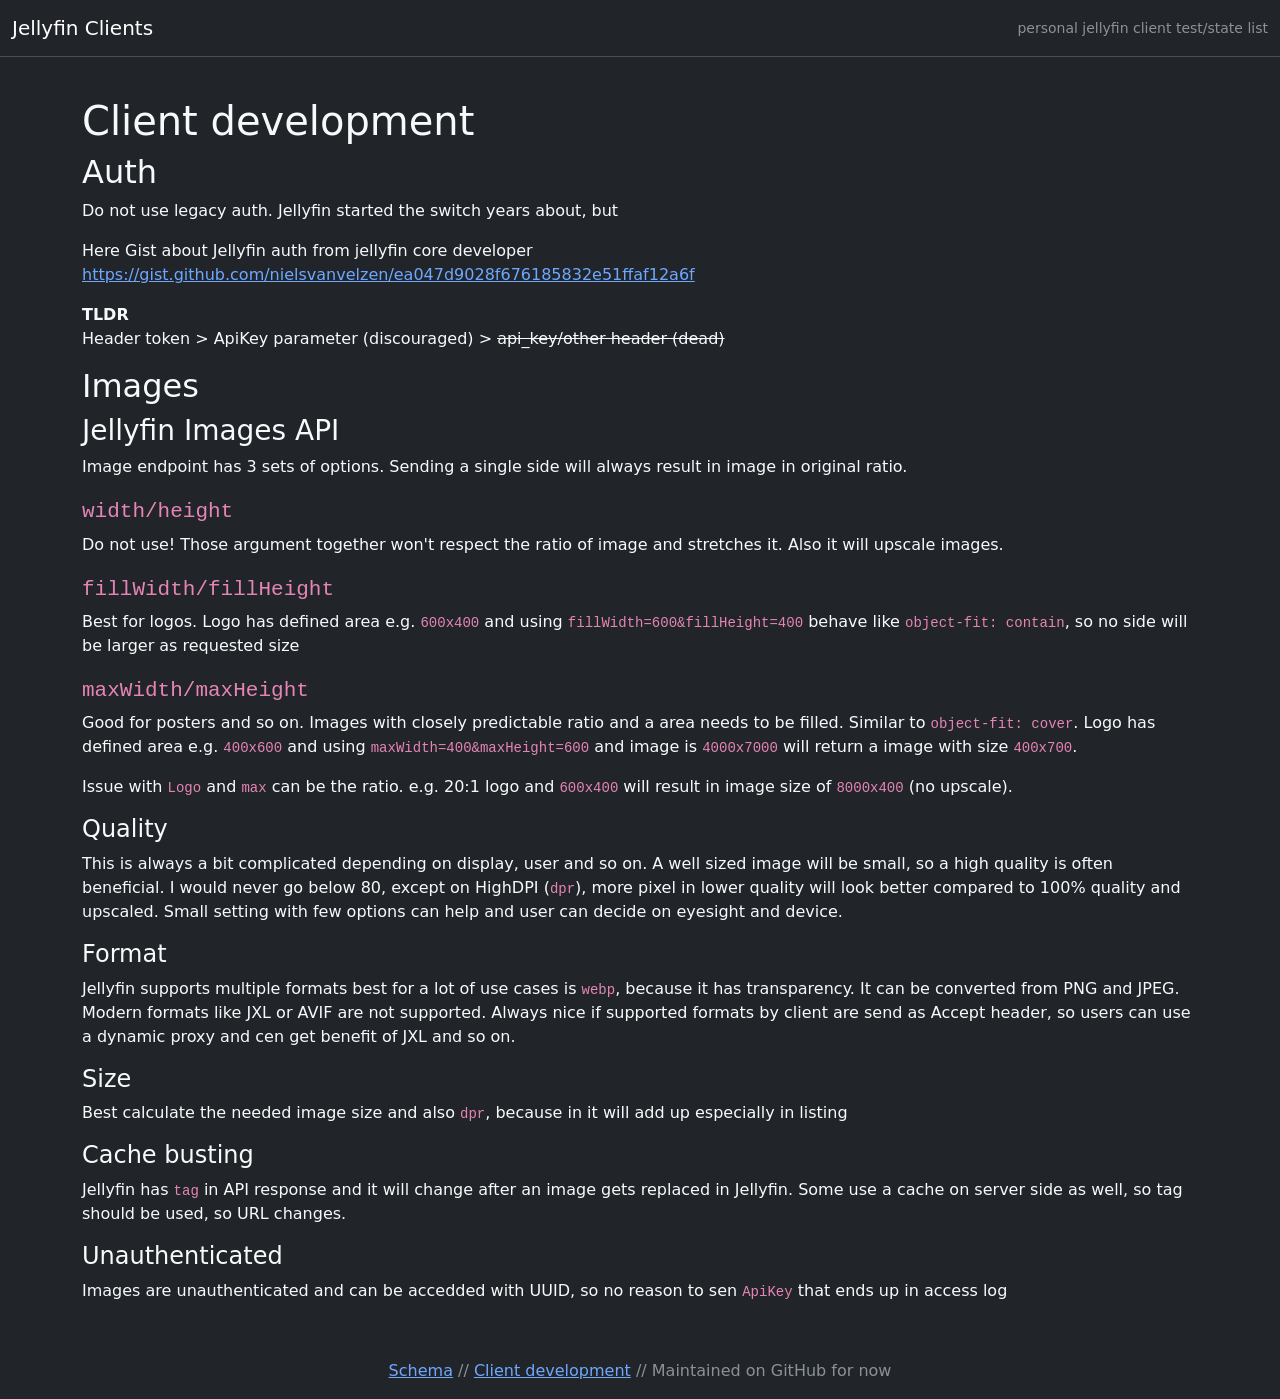
<file: client-development/index.html>
<!doctype html>
<html lang="en" data-bs-theme="dark">
  <head>
    <meta charset="utf-8" />
    <meta name="viewport" content="width=device-width,initial-scale=1" />
    <title>Client development - Jellyfin Clients</title>
    <link rel="stylesheet" href="https://jfhacks.github.io/assets/datatables/datatables.min.css">
    <link rel="stylesheet" href="https://jfhacks.github.io/assets/main.css">
  </head>
  <body class="bg-dark text-light">
    <nav class="navbar navbar-dark bg-dark border-bottom">
      <div class="container-fluid">
        <a class="navbar-brand" href="https://jfhacks.github.io">Jellyfin Clients</a>
        <span class="text-muted small">personal jellyfin client test/state list</span>
      </div>
    </nav>

    <main class="container-fluid py-4">
      
<div class="container-md">
    <div class="mt-3"><h1 id="client-development">Client development</h1>
<h2 id="auth">Auth</h2>
<p>Do not use legacy auth. Jellyfin started the switch years about, but</p>
<p>Here Gist about Jellyfin auth from jellyfin core developer<br>
<a rel="external" href="https://gist.github.com/nielsvanvelzen/ea047d9028f676185832e51ffaf12a6f">https://gist.github.com/nielsvanvelzen/ea047d9028f676185832e51ffaf12a6f</a></p>
<p><strong>TLDR</strong><br>
Header token &gt; ApiKey parameter (discouraged) &gt; <del>api_key/other header (dead)</del></p>
<h2 id="images">Images</h2>
<h3 id="jellyfin-images-api">Jellyfin Images API</h3>
<p>Image endpoint has 3 sets of options. Sending a single side will always result in image in original ratio.</p>
<h4 id="width-height"><code>width/height</code></h4>
<p>Do not use! Those argument together won't respect the ratio of image and stretches it. Also it will upscale images.</p>
<h4 id="fillwidth-fillheight"><code>fillWidth/fillHeight</code></h4>
<p>Best for logos. Logo has defined area e.g. <code>600x400</code> and using <code>fillWidth=600&amp;fillHeight=400</code> behave like <code>object-fit: contain</code>, so no side will be larger as requested size</p>
<h4 id="maxwidth-maxheight"><code>maxWidth/maxHeight</code></h4>
<p>Good for posters and so on. Images with closely predictable ratio and a area needs to be filled. Similar to  <code>object-fit: cover</code>.  Logo has defined area e.g. <code>400x600</code> and using <code>maxWidth=400&amp;maxHeight=600</code> and image is <code>4000x7000</code> will return a image with size <code>400x700</code>.</p>
<p>Issue with <code>Logo</code> and <code>max</code> can be the ratio. e.g. 20:1 logo and <code>600x400</code> will result in image size of <code>8000x400</code> (no upscale).</p>
<h4 id="quality">Quality</h4>
<p>This is always a bit complicated depending on display, user and so on. A well sized image will be small, so a high quality is often beneficial. I would never go below 80, except on HighDPI (<code>dpr</code>), more pixel in lower quality will look better compared to 100% quality and upscaled. Small setting with few options can help and user can decide on eyesight and device.</p>
<h4 id="format">Format</h4>
<p>Jellyfin supports multiple formats best for a lot of use cases is <code>webp</code>, because it has transparency. It can be converted from PNG and JPEG. Modern formats like JXL or AVIF are not supported. Always nice if supported formats by client are send as Accept header, so users can use a dynamic proxy and cen get benefit of JXL and so on.</p>
<h4 id="size">Size</h4>
<p>Best calculate the needed image size and also <code>dpr</code>, because in it will add up especially in listing</p>
<h4 id="cache-busting">Cache busting</h4>
<p>Jellyfin has <code>tag</code> in API response and it will change after an image gets replaced in Jellyfin. Some use a cache on server side as well, so tag should be used, so URL changes.</p>
<h4 id="unauthenticated">Unauthenticated</h4>
<p>Images are unauthenticated and can be accedded with UUID, so no reason to sen <code>ApiKey</code> that ends up in access log</p>
</div>
</div>

    </main>

    <footer class="text-center text-muted py-3">
        <a href="https://jfhacks.github.io/schema">Schema</a> //
        <a href="https://jfhacks.github.io/client-development">Client development</a> //
        Maintained on GitHub for now
    </footer>
  </body>
</html>
</file>
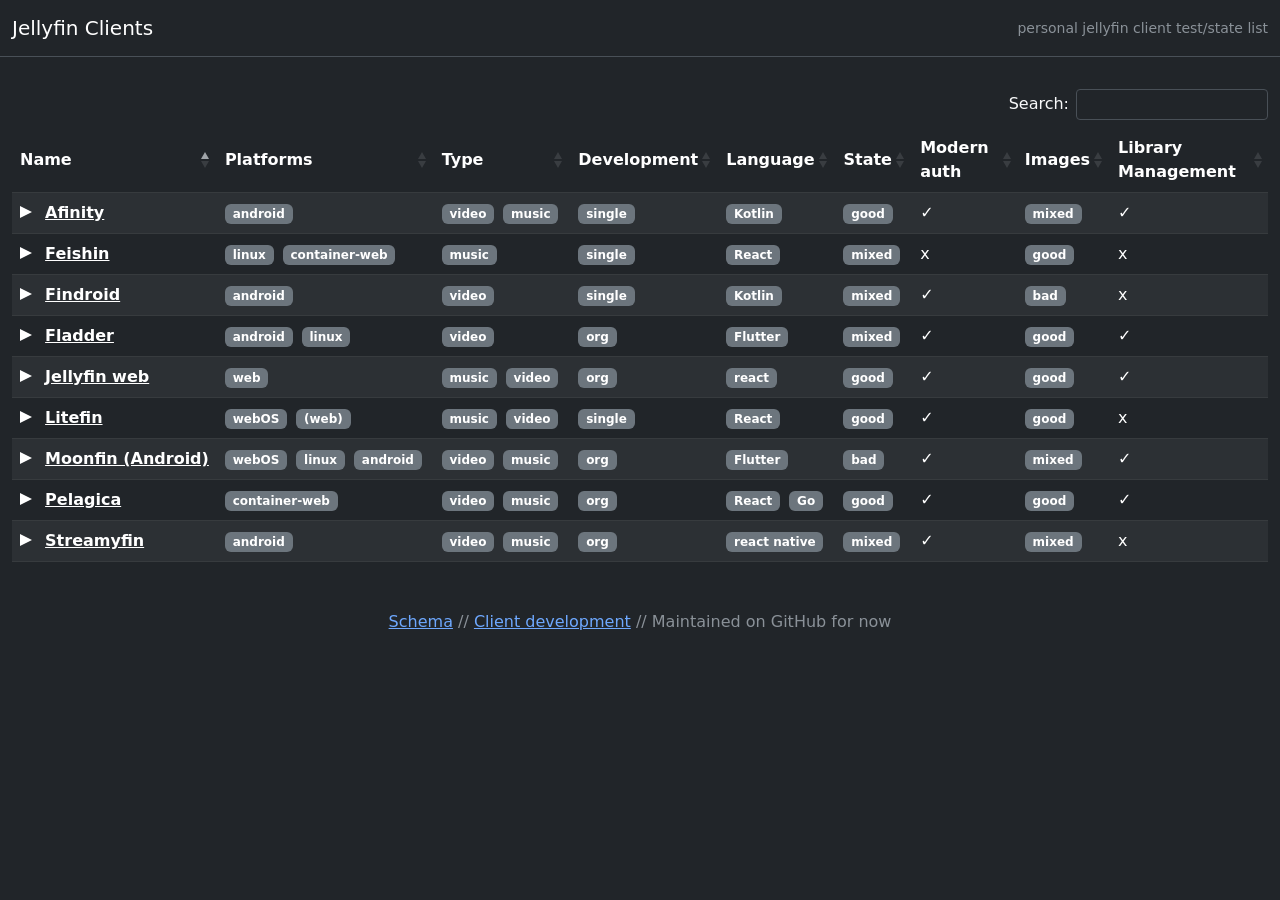
<file: clients/index.html>
<!doctype html>
<meta charset="utf-8">
<title>Redirect</title>
<script>
  const target = "https://jfhacks.github.io/";
  const hash = window.location.hash || "";
  window.location.replace(target + hash);
</script>
<noscript>
  <meta http-equiv="refresh" content="0; url=https://jfhacks.github.io/">
</noscript>
<p><a href="https://jfhacks.github.io/">Click here</a> to be redirected.</p>
</file>
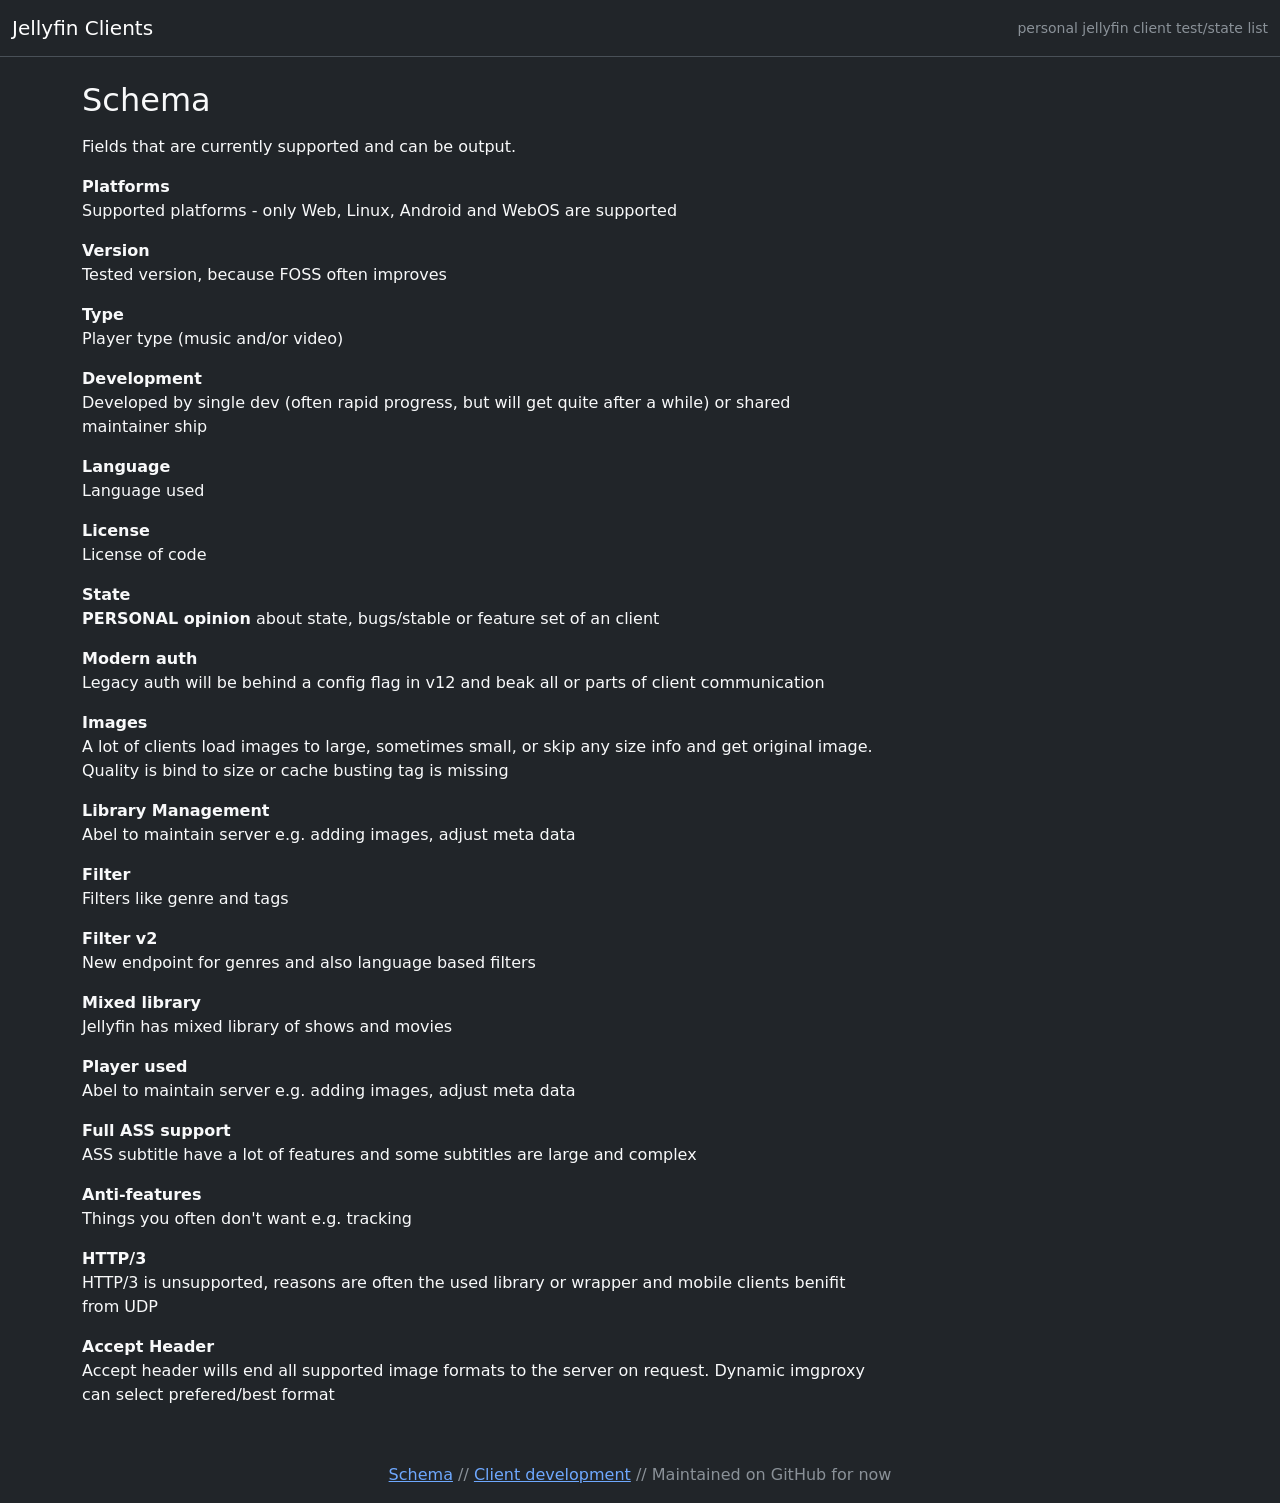
<file: schema/index.html>
<!doctype html>
<html lang="en" data-bs-theme="dark">
  <head>
    <meta charset="utf-8" />
    <meta name="viewport" content="width=device-width,initial-scale=1" />
    <title>Schema - Jellyfin Clients</title>
    <link rel="stylesheet" href="https://jfhacks.github.io/assets/datatables/datatables.min.css">
    <link rel="stylesheet" href="https://jfhacks.github.io/assets/main.css">
  </head>
  <body class="bg-dark text-light">
    <nav class="navbar navbar-dark bg-dark border-bottom">
      <div class="container-fluid">
        <a class="navbar-brand" href="https://jfhacks.github.io">Jellyfin Clients</a>
        <span class="text-muted small">personal jellyfin client test/state list</span>
      </div>
    </nav>

    <main class="container-fluid py-4">
      
<div class="container-md">
    <h2>Schema</h2>

    <div class="mt-3"><p>Fields that are currently supported and can be output.</p>
</div>
    <dl style="max-width: 50rem">
             
        <dt>Platforms</dt>
        <dd><p>Supported platforms - only Web, Linux, Android and WebOS are supported</p>
</dd>
          
        <dt>Version</dt>
        <dd><p>Tested version, because FOSS often improves</p>
</dd>
          
        <dt>Type</dt>
        <dd><p>Player type (music and/or video)</p>
</dd>
          
        <dt>Development</dt>
        <dd><p>Developed by single dev (often rapid progress, but will get quite after a while) or shared maintainer ship</p>
</dd>
          
        <dt>Language</dt>
        <dd><p>Language used</p>
</dd>
          
        <dt>License</dt>
        <dd><p>License of code</p>
</dd>
          
        <dt>State</dt>
        <dd><p><strong>PERSONAL opinion</strong> about state, bugs/stable or feature set of an client</p>
</dd>
          
        <dt>Modern auth</dt>
        <dd><p>Legacy auth will be behind a config flag in v12 and beak all or parts of client communication</p>
</dd>
          
        <dt>Images</dt>
        <dd><p>A lot of clients load images to large, sometimes small, or skip any size info and get original image. Quality is bind to size or cache busting tag is missing</p>
</dd>
          
        <dt>Library Management</dt>
        <dd><p>Abel to maintain server e.g. adding images, adjust meta data</p>
</dd>
          
        <dt>Filter</dt>
        <dd><p>Filters like genre and tags</p>
</dd>
          
        <dt>Filter v2</dt>
        <dd><p>New endpoint for genres and also language based filters</p>
</dd>
          
        <dt>Mixed library</dt>
        <dd><p>Jellyfin has mixed library of shows and movies</p>
</dd>
          
        <dt>Player used</dt>
        <dd><p>Abel to maintain server e.g. adding images, adjust meta data</p>
</dd>
          
        <dt>Full ASS support</dt>
        <dd><p>ASS subtitle have a lot of features and some subtitles are large and complex</p>
</dd>
          
        <dt>Anti-features</dt>
        <dd><p>Things you often don't want e.g. tracking</p>
</dd>
          
        <dt>HTTP&#x2F;3</dt>
        <dd><p>HTTP/3 is unsupported, reasons are often the used library or wrapper and mobile clients benifit from UDP</p>
</dd>
          
        <dt>Accept Header</dt>
        <dd><p>Accept header wills end all supported image formats to the server on request. Dynamic imgproxy can select prefered/best format</p>
</dd>
         
    </dl>
</div>

    </main>

    <footer class="text-center text-muted py-3">
        <a href="https://jfhacks.github.io/schema">Schema</a> //
        <a href="https://jfhacks.github.io/client-development">Client development</a> //
        Maintained on GitHub for now
    </footer>
  </body>
</html>
</file>
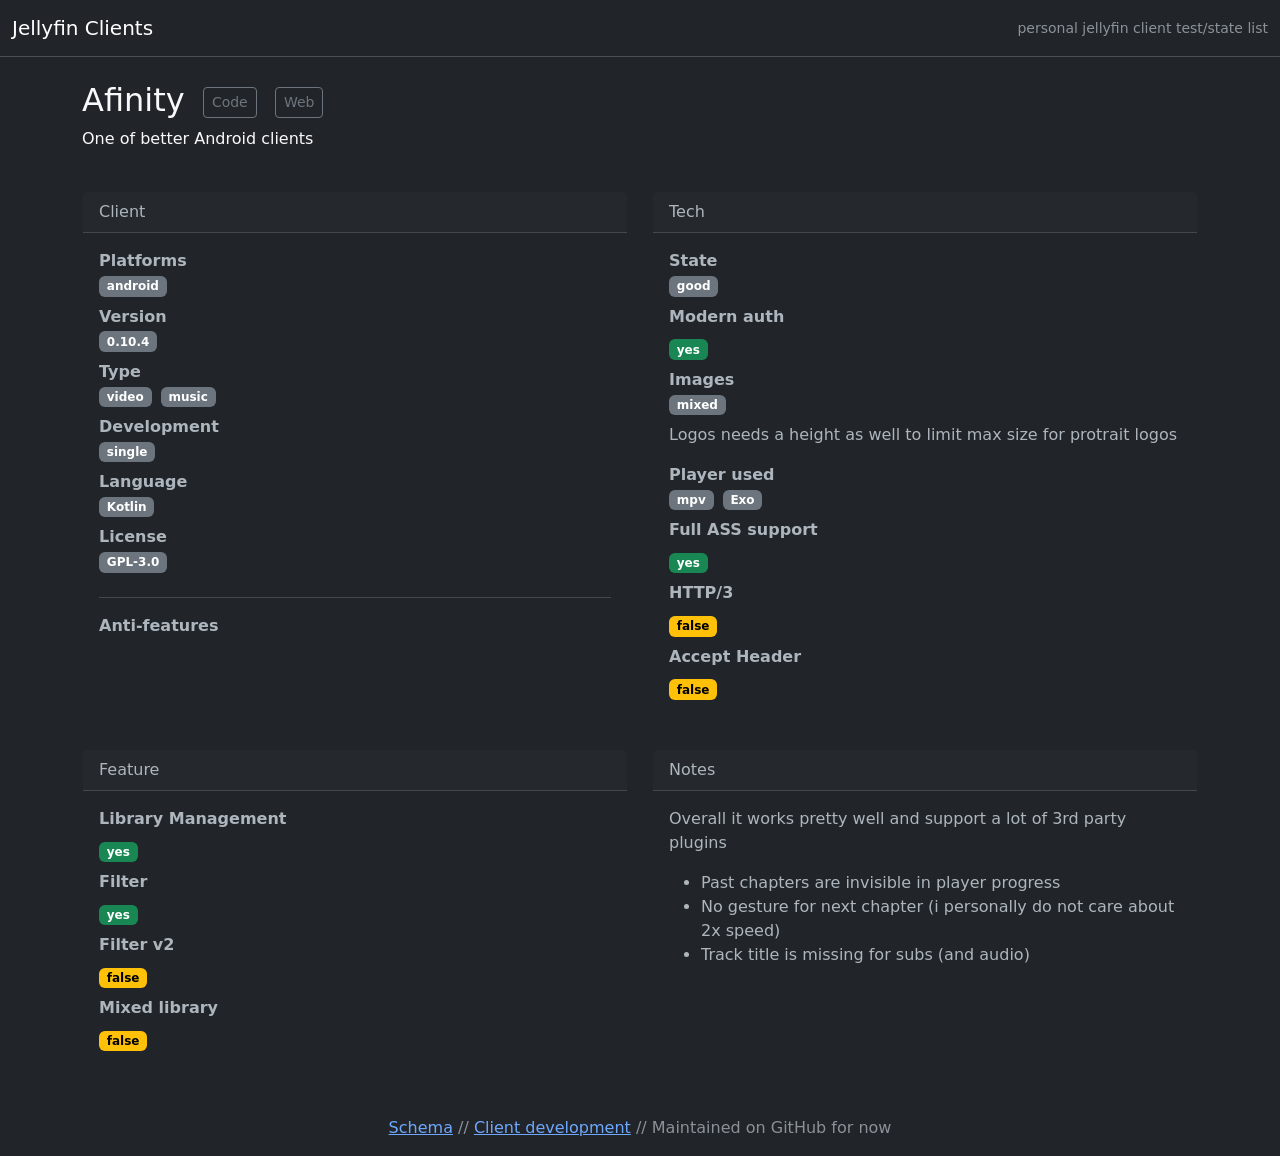
<file: clients/afinity/index.html>
<!doctype html>
<html lang="en" data-bs-theme="dark">
  <head>
    <meta charset="utf-8" />
    <meta name="viewport" content="width=device-width,initial-scale=1" />
    <title>Afinity - Jellyfin Clients</title>
    <link rel="stylesheet" href="https://jfhacks.github.io/assets/datatables/datatables.min.css">
    <link rel="stylesheet" href="https://jfhacks.github.io/assets/main.css">
  </head>
  <body class="bg-dark text-light">
    <nav class="navbar navbar-dark bg-dark border-bottom">
      <div class="container-fluid">
        <a class="navbar-brand" href="https://jfhacks.github.io">Jellyfin Clients</a>
        <span class="text-muted small">personal jellyfin client test/state list</span>
      </div>
    </nav>

    <main class="container-fluid py-4">
      

<!-- prettier-ignore -->

<div class="container-md">
    <h2>Afinity
        
        <a class="btn btn-outline-secondary btn-sm ms-2" href="https:&#x2F;&#x2F;github.com&#x2F;MakD&#x2F;AFinity">Code</a>
         
        <a class="btn btn-outline-secondary btn-sm ms-2" href="https:&#x2F;&#x2F;afinity.vercel.app&#x2F;">Web</a>
        
    </h2>

    
        <p>One of better Android clients</p>

    

     
    <div class="row row-cols-1 row-cols-md-2 g-4 mt-1">
        <div class="card border-dark mb-3 col-sm-6 mb-3 mb-sm-0">
            <div class="card-header">Client</div>
            <div class="card-body">
                   
                <dt>Platforms</dt>
                  
                <dd class="badge bg-secondary me-1">android</dd>
                       
                <dt>Version</dt>
                  
                <dd class="badge bg-secondary me-1">0.10.4</dd>
                       
                <dt>Type</dt>
                  
                <dd class="badge bg-secondary me-1">video</dd>
                
                <dd class="badge bg-secondary me-1">music</dd>
                       
                <dt>Development</dt>
                  
                <dd class="badge bg-secondary me-1">single</dd>
                       
                <dt>Language</dt>
                  
                <dd class="badge bg-secondary me-1">Kotlin</dd>
                       
                <dt>License</dt>
                  
                <dd class="badge bg-secondary me-1">GPL-3.0</dd>
                                              
                <hr>
                                                 
                <dt>Anti-features</dt>
                            
            </div>
        </div>
        <div class="card border-dark mb-3 col-sm-6 mb-3 mb-sm-0">
            <div class="card-header">Tech</div>
            <div class="card-body">
                               
                <dt>State</dt>
                  
                <dd class="badge bg-secondary me-1">good</dd>
                       
                <dt>Modern auth</dt>
                 
                <dd><dd class="badge bg-success me-1">yes</dd></dd>
                      
                <dt>Images</dt>
                  
                <dd class="badge bg-secondary me-1">mixed</dd>
                   
                <blockquote>Logos needs a height as well to limit max size for protrait logos</blockquote>
                            
                <dt>Player used</dt>
                  
                <dd class="badge bg-secondary me-1">mpv</dd>
                
                <dd class="badge bg-secondary me-1">Exo</dd>
                       
                <dt>Full ASS support</dt>
                 
                <dd><dd class="badge bg-success me-1">yes</dd></dd>
                        
                <dt>HTTP&#x2F;3</dt>
                 
                <dd><dd class="badge text-bg-warning me-1">false</dd></dd>
                      
                <dt>Accept Header</dt>
                 
                <dd><dd class="badge text-bg-warning me-1">false</dd></dd>
                     
            </div>
        </div>
        <div class="card border-dark mb-3 col-sm-6 mb-3 mb-sm-0">
            <div class="card-header">Feature</div>
            <div class="card-body">
                                     
                <dt>Library Management</dt>
                 
                <dd><dd class="badge bg-success me-1">yes</dd></dd>
                      
                <dt>Filter</dt>
                 
                <dd><dd class="badge bg-success me-1">yes</dd></dd>
                      
                <dt>Filter v2</dt>
                 
                <dd><dd class="badge text-bg-warning me-1">false</dd></dd>
                      
                <dt>Mixed library</dt>
                 
                <dd><dd class="badge text-bg-warning me-1">false</dd></dd>
                               
            </div>
        </div>
        <div class="card border-dark mb-3 col-sm-6 mb-3 mb-sm-0">
            <div class="card-header">Notes</div>
            <div class="card-body"><p>Overall it works pretty well and support a lot of 3rd party plugins</p>
<ul>
<li>Past chapters are invisible in player progress</li>
<li>No gesture for next chapter (i personally do not care about 2x speed)</li>
<li>Track title is missing for subs (and audio)</li>
</ul>

            </div>
        </div>
    </div>
</div>

    </main>

    <footer class="text-center text-muted py-3">
        <a href="https://jfhacks.github.io/schema">Schema</a> //
        <a href="https://jfhacks.github.io/client-development">Client development</a> //
        Maintained on GitHub for now
    </footer>
  </body>
</html>
</file>
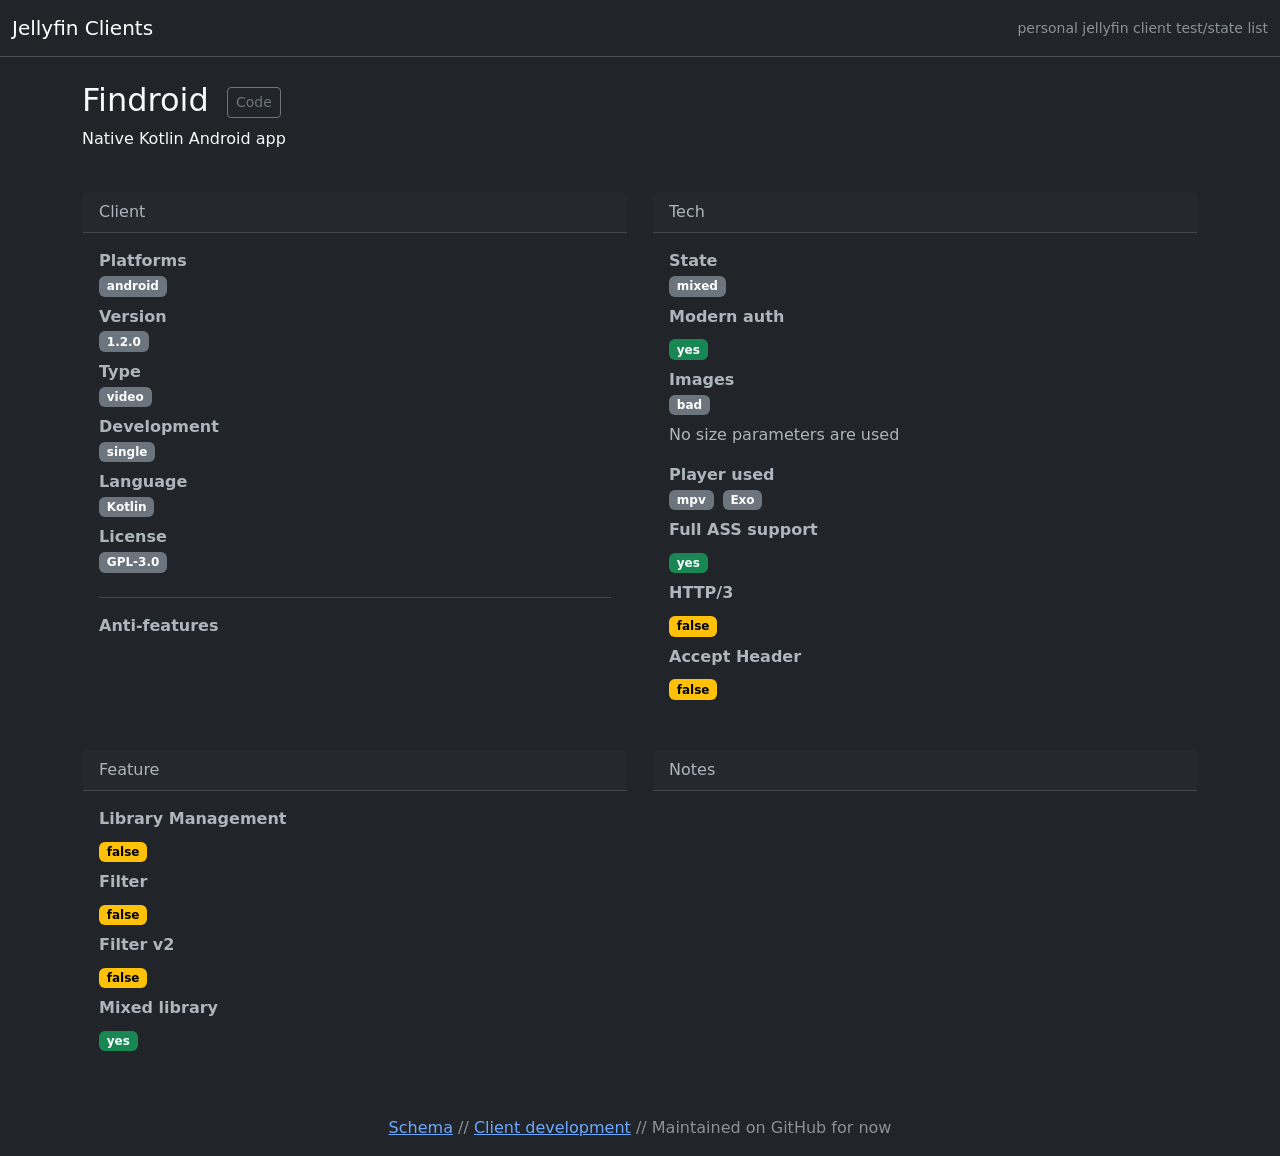
<file: clients/findroid/index.html>
<!doctype html>
<html lang="en" data-bs-theme="dark">
  <head>
    <meta charset="utf-8" />
    <meta name="viewport" content="width=device-width,initial-scale=1" />
    <title>Findroid - Jellyfin Clients</title>
    <link rel="stylesheet" href="https://jfhacks.github.io/assets/datatables/datatables.min.css">
    <link rel="stylesheet" href="https://jfhacks.github.io/assets/main.css">
  </head>
  <body class="bg-dark text-light">
    <nav class="navbar navbar-dark bg-dark border-bottom">
      <div class="container-fluid">
        <a class="navbar-brand" href="https://jfhacks.github.io">Jellyfin Clients</a>
        <span class="text-muted small">personal jellyfin client test/state list</span>
      </div>
    </nav>

    <main class="container-fluid py-4">
      

<!-- prettier-ignore -->

<div class="container-md">
    <h2>Findroid
        
        <a class="btn btn-outline-secondary btn-sm ms-2" href="https:&#x2F;&#x2F;github.com&#x2F;jarnedemeulemeester&#x2F;findroid">Code</a>
         
    </h2>

    
        <p>Native Kotlin Android app</p>

    

     
    <div class="row row-cols-1 row-cols-md-2 g-4 mt-1">
        <div class="card border-dark mb-3 col-sm-6 mb-3 mb-sm-0">
            <div class="card-header">Client</div>
            <div class="card-body">
                   
                <dt>Platforms</dt>
                  
                <dd class="badge bg-secondary me-1">android</dd>
                       
                <dt>Version</dt>
                  
                <dd class="badge bg-secondary me-1">1.2.0</dd>
                       
                <dt>Type</dt>
                  
                <dd class="badge bg-secondary me-1">video</dd>
                       
                <dt>Development</dt>
                  
                <dd class="badge bg-secondary me-1">single</dd>
                       
                <dt>Language</dt>
                  
                <dd class="badge bg-secondary me-1">Kotlin</dd>
                       
                <dt>License</dt>
                  
                <dd class="badge bg-secondary me-1">GPL-3.0 </dd>
                                              
                <hr>
                                                 
                <dt>Anti-features</dt>
                            
            </div>
        </div>
        <div class="card border-dark mb-3 col-sm-6 mb-3 mb-sm-0">
            <div class="card-header">Tech</div>
            <div class="card-body">
                               
                <dt>State</dt>
                  
                <dd class="badge bg-secondary me-1">mixed</dd>
                       
                <dt>Modern auth</dt>
                 
                <dd><dd class="badge bg-success me-1">yes</dd></dd>
                      
                <dt>Images</dt>
                  
                <dd class="badge bg-secondary me-1">bad</dd>
                   
                <blockquote>No size parameters are used</blockquote>
                            
                <dt>Player used</dt>
                  
                <dd class="badge bg-secondary me-1">mpv</dd>
                
                <dd class="badge bg-secondary me-1">Exo</dd>
                       
                <dt>Full ASS support</dt>
                 
                <dd><dd class="badge bg-success me-1">yes</dd></dd>
                        
                <dt>HTTP&#x2F;3</dt>
                 
                <dd><dd class="badge text-bg-warning me-1">false</dd></dd>
                      
                <dt>Accept Header</dt>
                 
                <dd><dd class="badge text-bg-warning me-1">false</dd></dd>
                     
            </div>
        </div>
        <div class="card border-dark mb-3 col-sm-6 mb-3 mb-sm-0">
            <div class="card-header">Feature</div>
            <div class="card-body">
                                     
                <dt>Library Management</dt>
                 
                <dd><dd class="badge text-bg-warning me-1">false</dd></dd>
                      
                <dt>Filter</dt>
                 
                <dd><dd class="badge text-bg-warning me-1">false</dd></dd>
                      
                <dt>Filter v2</dt>
                 
                <dd><dd class="badge text-bg-warning me-1">false</dd></dd>
                      
                <dt>Mixed library</dt>
                 
                <dd><dd class="badge bg-success me-1">yes</dd></dd>
                               
            </div>
        </div>
        <div class="card border-dark mb-3 col-sm-6 mb-3 mb-sm-0">
            <div class="card-header">Notes</div>
            <div class="card-body">
            </div>
        </div>
    </div>
</div>

    </main>

    <footer class="text-center text-muted py-3">
        <a href="https://jfhacks.github.io/schema">Schema</a> //
        <a href="https://jfhacks.github.io/client-development">Client development</a> //
        Maintained on GitHub for now
    </footer>
  </body>
</html>
</file>
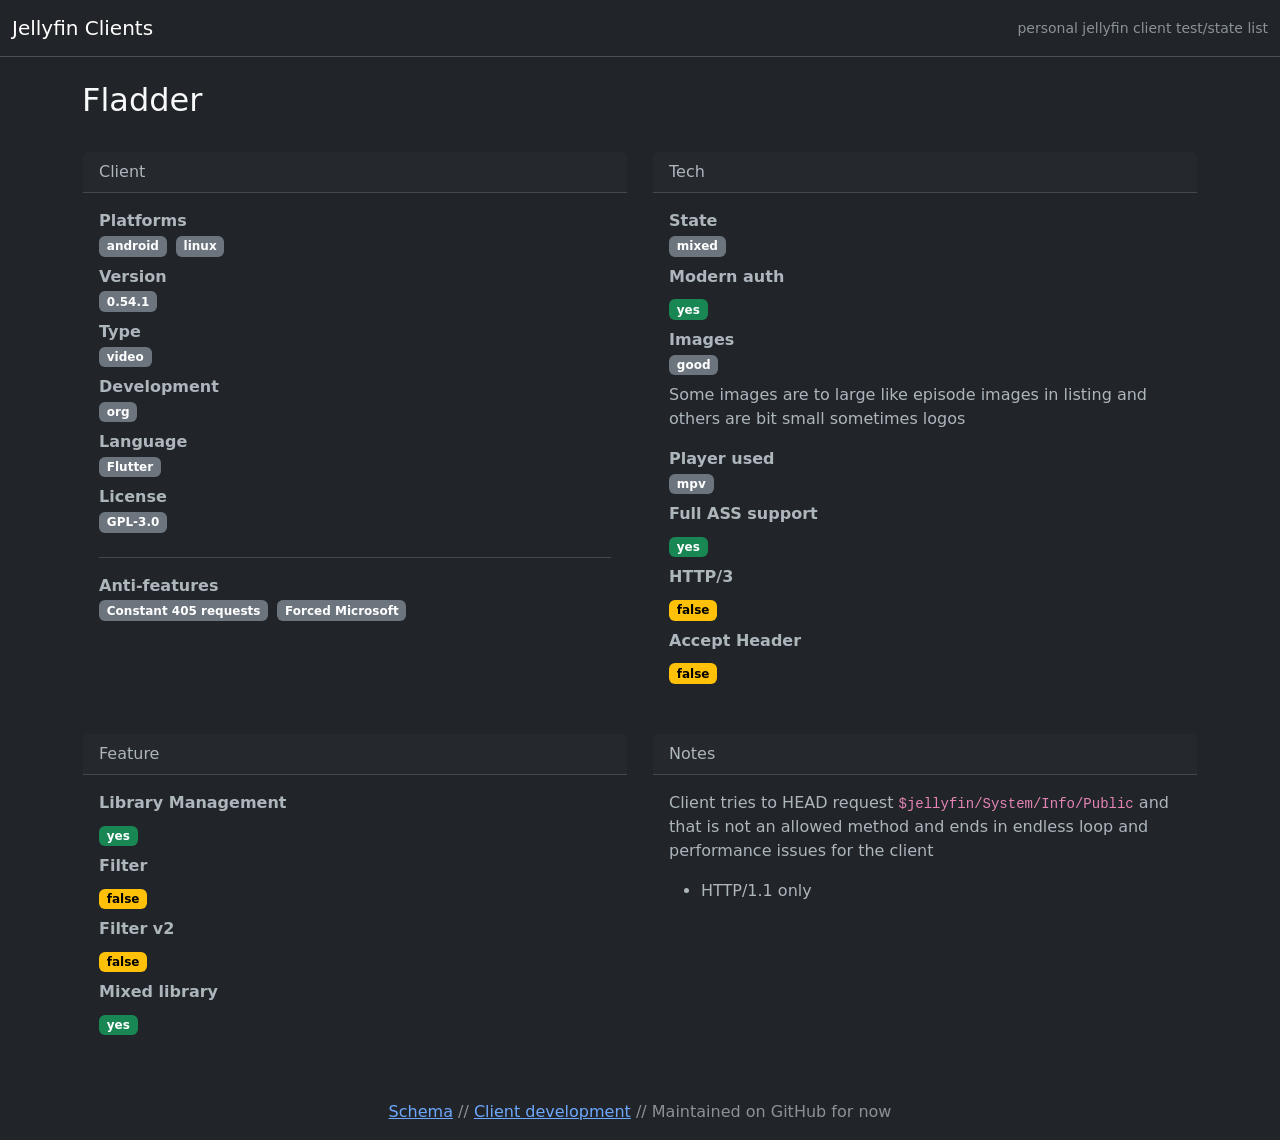
<file: clients/fladder/index.html>
<!doctype html>
<html lang="en" data-bs-theme="dark">
  <head>
    <meta charset="utf-8" />
    <meta name="viewport" content="width=device-width,initial-scale=1" />
    <title>Fladder - Jellyfin Clients</title>
    <link rel="stylesheet" href="https://jfhacks.github.io/assets/datatables/datatables.min.css">
    <link rel="stylesheet" href="https://jfhacks.github.io/assets/main.css">
  </head>
  <body class="bg-dark text-light">
    <nav class="navbar navbar-dark bg-dark border-bottom">
      <div class="container-fluid">
        <a class="navbar-brand" href="https://jfhacks.github.io">Jellyfin Clients</a>
        <span class="text-muted small">personal jellyfin client test/state list</span>
      </div>
    </nav>

    <main class="container-fluid py-4">
      

<!-- prettier-ignore -->

<div class="container-md">
    <h2>Fladder
         
    </h2>

    

     
    <div class="row row-cols-1 row-cols-md-2 g-4 mt-1">
        <div class="card border-dark mb-3 col-sm-6 mb-3 mb-sm-0">
            <div class="card-header">Client</div>
            <div class="card-body">
                   
                <dt>Platforms</dt>
                  
                <dd class="badge bg-secondary me-1">android</dd>
                
                <dd class="badge bg-secondary me-1">linux</dd>
                       
                <dt>Version</dt>
                  
                <dd class="badge bg-secondary me-1">0.54.1</dd>
                       
                <dt>Type</dt>
                  
                <dd class="badge bg-secondary me-1">video</dd>
                       
                <dt>Development</dt>
                  
                <dd class="badge bg-secondary me-1">org</dd>
                       
                <dt>Language</dt>
                  
                <dd class="badge bg-secondary me-1">Flutter</dd>
                       
                <dt>License</dt>
                  
                <dd class="badge bg-secondary me-1">GPL-3.0</dd>
                                              
                <hr>
                                                 
                <dt>Anti-features</dt>
                  
                <dd class="badge bg-secondary me-1">Constant 405 requests</dd>
                
                <dd class="badge bg-secondary me-1">Forced Microsoft</dd>
                          
            </div>
        </div>
        <div class="card border-dark mb-3 col-sm-6 mb-3 mb-sm-0">
            <div class="card-header">Tech</div>
            <div class="card-body">
                               
                <dt>State</dt>
                  
                <dd class="badge bg-secondary me-1">mixed</dd>
                       
                <dt>Modern auth</dt>
                 
                <dd><dd class="badge bg-success me-1">yes</dd></dd>
                      
                <dt>Images</dt>
                  
                <dd class="badge bg-secondary me-1">good</dd>
                   
                <blockquote>Some images are to large like episode images in listing and others are bit small sometimes logos</blockquote>
                            
                <dt>Player used</dt>
                  
                <dd class="badge bg-secondary me-1">mpv</dd>
                       
                <dt>Full ASS support</dt>
                 
                <dd><dd class="badge bg-success me-1">yes</dd></dd>
                        
                <dt>HTTP&#x2F;3</dt>
                 
                <dd><dd class="badge text-bg-warning me-1">false</dd></dd>
                      
                <dt>Accept Header</dt>
                 
                <dd><dd class="badge text-bg-warning me-1">false</dd></dd>
                     
            </div>
        </div>
        <div class="card border-dark mb-3 col-sm-6 mb-3 mb-sm-0">
            <div class="card-header">Feature</div>
            <div class="card-body">
                                     
                <dt>Library Management</dt>
                 
                <dd><dd class="badge bg-success me-1">yes</dd></dd>
                      
                <dt>Filter</dt>
                 
                <dd><dd class="badge text-bg-warning me-1">false</dd></dd>
                      
                <dt>Filter v2</dt>
                 
                <dd><dd class="badge text-bg-warning me-1">false</dd></dd>
                      
                <dt>Mixed library</dt>
                 
                <dd><dd class="badge bg-success me-1">yes</dd></dd>
                               
            </div>
        </div>
        <div class="card border-dark mb-3 col-sm-6 mb-3 mb-sm-0">
            <div class="card-header">Notes</div>
            <div class="card-body"><p>Client tries to HEAD request <code>$jellyfin/System/Info/Public</code> and that is not an allowed method and ends in endless loop and performance issues for the client</p>
<ul>
<li>HTTP/1.1 only</li>
</ul>

            </div>
        </div>
    </div>
</div>

    </main>

    <footer class="text-center text-muted py-3">
        <a href="https://jfhacks.github.io/schema">Schema</a> //
        <a href="https://jfhacks.github.io/client-development">Client development</a> //
        Maintained on GitHub for now
    </footer>
  </body>
</html>
</file>
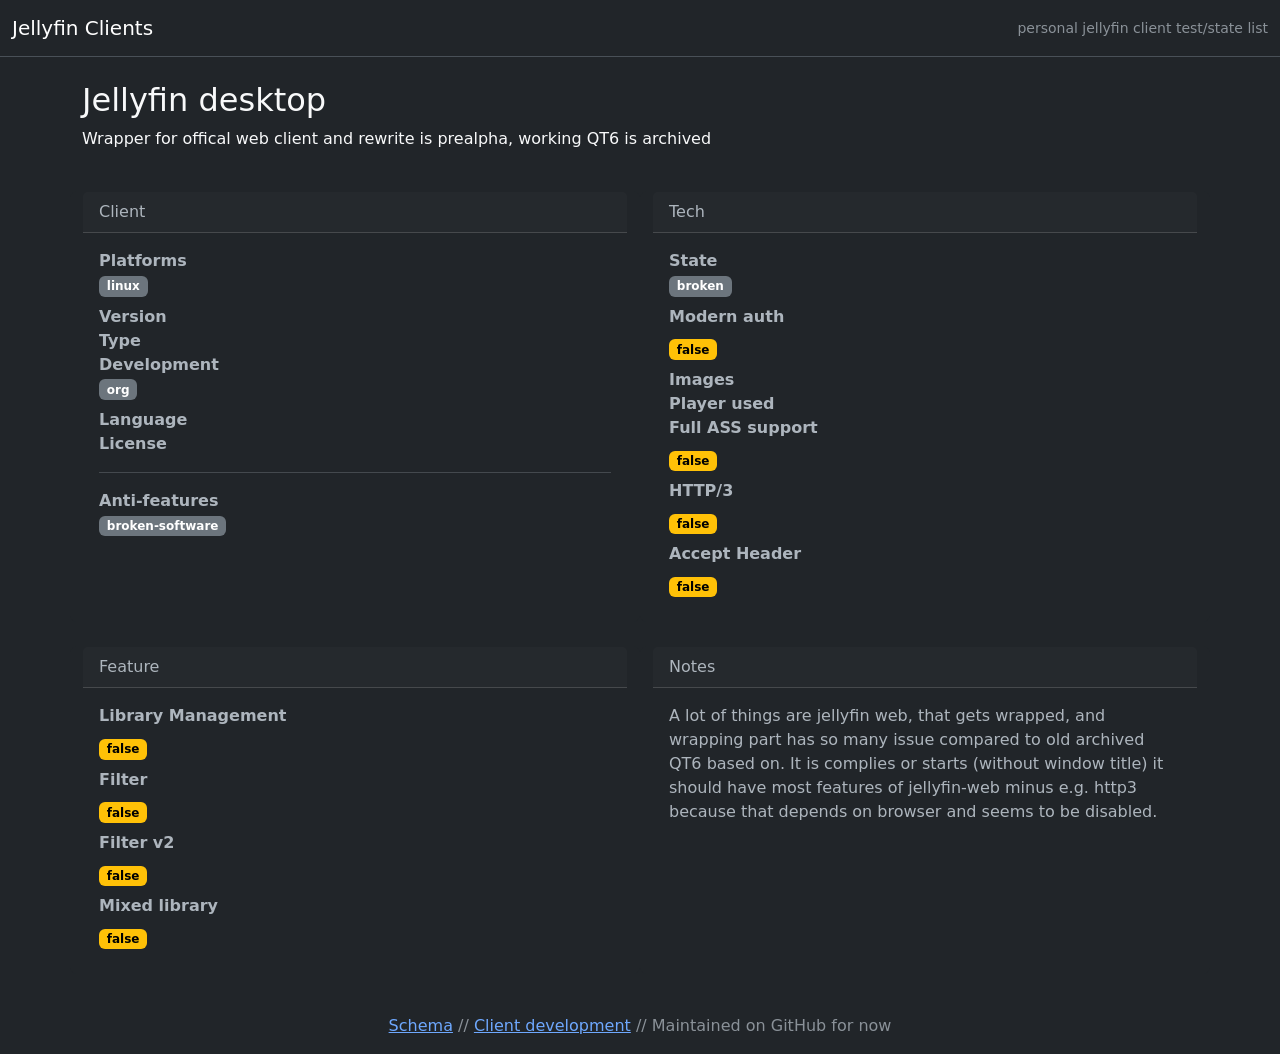
<file: clients/jellyfin-desktop/index.html>
<!doctype html>
<html lang="en" data-bs-theme="dark">
  <head>
    <meta charset="utf-8" />
    <meta name="viewport" content="width=device-width,initial-scale=1" />
    <title>Jellyfin desktop - Jellyfin Clients</title>
    <link rel="stylesheet" href="https://jfhacks.github.io/assets/datatables/datatables.min.css">
    <link rel="stylesheet" href="https://jfhacks.github.io/assets/main.css">
  </head>
  <body class="bg-dark text-light">
    <nav class="navbar navbar-dark bg-dark border-bottom">
      <div class="container-fluid">
        <a class="navbar-brand" href="https://jfhacks.github.io">Jellyfin Clients</a>
        <span class="text-muted small">personal jellyfin client test/state list</span>
      </div>
    </nav>

    <main class="container-fluid py-4">
      

<!-- prettier-ignore -->

<div class="container-md">
    <h2>Jellyfin desktop
         
    </h2>

    
        <p>Wrapper for offical web client and rewrite is prealpha, working QT6 is archived</p>

    

     
    <div class="row row-cols-1 row-cols-md-2 g-4 mt-1">
        <div class="card border-dark mb-3 col-sm-6 mb-3 mb-sm-0">
            <div class="card-header">Client</div>
            <div class="card-body">
                   
                <dt>Platforms</dt>
                  
                <dd class="badge bg-secondary me-1">linux</dd>
                       
                <dt>Version</dt>
                         
                <dt>Type</dt>
                         
                <dt>Development</dt>
                  
                <dd class="badge bg-secondary me-1">org</dd>
                       
                <dt>Language</dt>
                         
                <dt>License</dt>
                                                
                <hr>
                                                 
                <dt>Anti-features</dt>
                  
                <dd class="badge bg-secondary me-1">broken-software</dd>
                          
            </div>
        </div>
        <div class="card border-dark mb-3 col-sm-6 mb-3 mb-sm-0">
            <div class="card-header">Tech</div>
            <div class="card-body">
                               
                <dt>State</dt>
                  
                <dd class="badge bg-secondary me-1">broken</dd>
                       
                <dt>Modern auth</dt>
                 
                <dd><dd class="badge text-bg-warning me-1">false</dd></dd>
                      
                <dt>Images</dt>
                                 
                <dt>Player used</dt>
                         
                <dt>Full ASS support</dt>
                 
                <dd><dd class="badge text-bg-warning me-1">false</dd></dd>
                        
                <dt>HTTP&#x2F;3</dt>
                 
                <dd><dd class="badge text-bg-warning me-1">false</dd></dd>
                      
                <dt>Accept Header</dt>
                 
                <dd><dd class="badge text-bg-warning me-1">false</dd></dd>
                     
            </div>
        </div>
        <div class="card border-dark mb-3 col-sm-6 mb-3 mb-sm-0">
            <div class="card-header">Feature</div>
            <div class="card-body">
                                     
                <dt>Library Management</dt>
                 
                <dd><dd class="badge text-bg-warning me-1">false</dd></dd>
                      
                <dt>Filter</dt>
                 
                <dd><dd class="badge text-bg-warning me-1">false</dd></dd>
                      
                <dt>Filter v2</dt>
                 
                <dd><dd class="badge text-bg-warning me-1">false</dd></dd>
                      
                <dt>Mixed library</dt>
                 
                <dd><dd class="badge text-bg-warning me-1">false</dd></dd>
                               
            </div>
        </div>
        <div class="card border-dark mb-3 col-sm-6 mb-3 mb-sm-0">
            <div class="card-header">Notes</div>
            <div class="card-body"><p>A lot of things are jellyfin web, that gets wrapped, and wrapping part has so many issue compared to old archived QT6 based on. It is complies or starts (without window title) it should have most features of jellyfin-web minus e.g. http3 because that depends on browser and seems to be disabled.</p>

            </div>
        </div>
    </div>
</div>

    </main>

    <footer class="text-center text-muted py-3">
        <a href="https://jfhacks.github.io/schema">Schema</a> //
        <a href="https://jfhacks.github.io/client-development">Client development</a> //
        Maintained on GitHub for now
    </footer>
  </body>
</html>
</file>
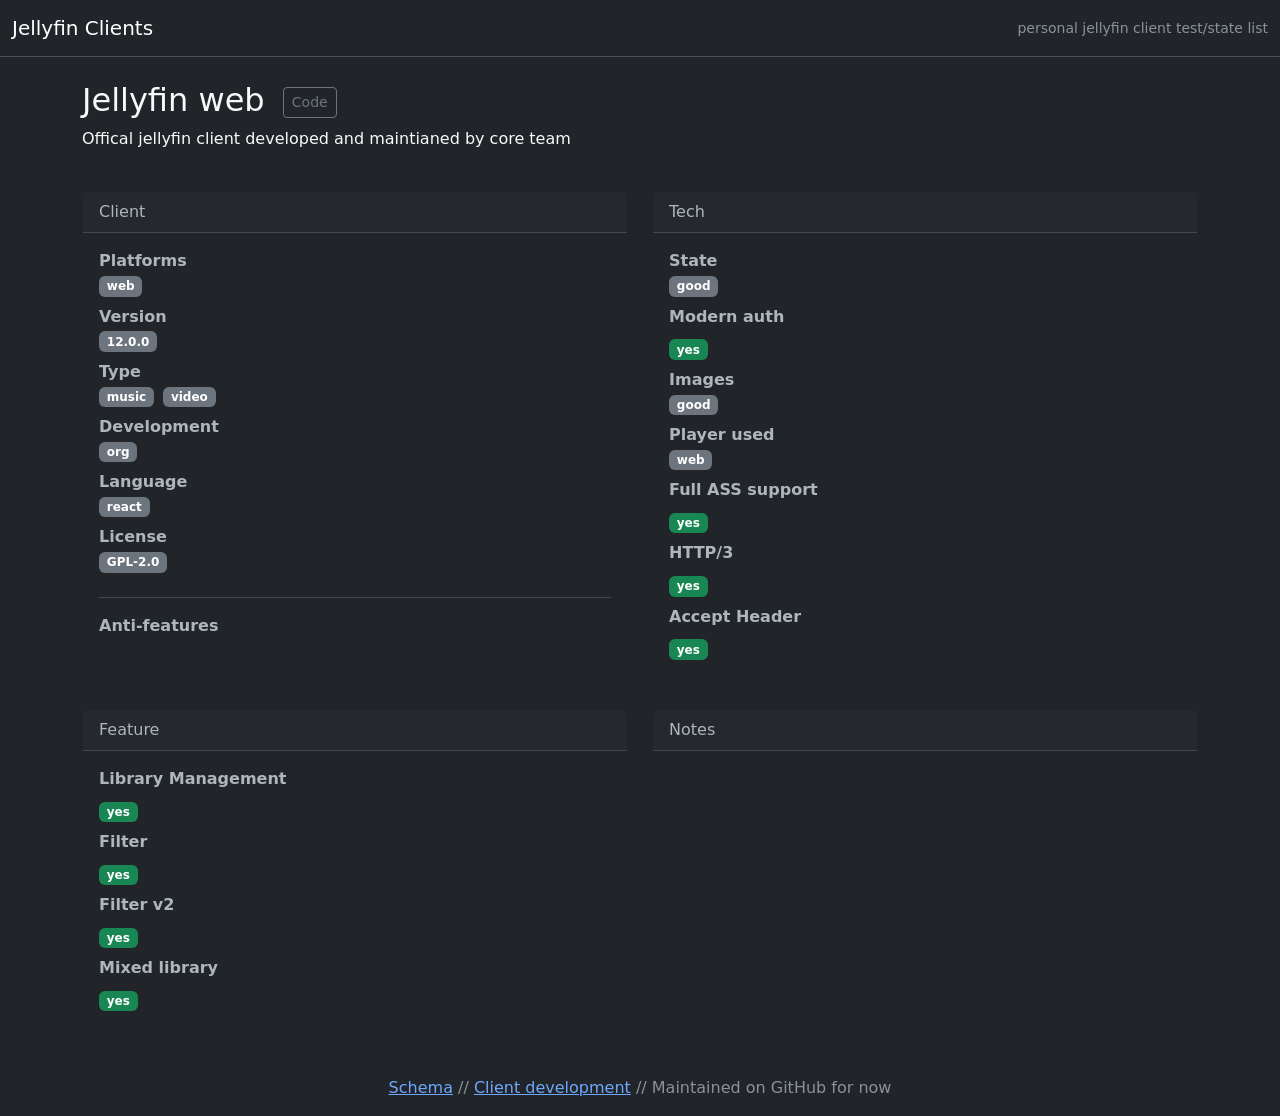
<file: clients/jellyfin-web/index.html>
<!doctype html>
<html lang="en" data-bs-theme="dark">
  <head>
    <meta charset="utf-8" />
    <meta name="viewport" content="width=device-width,initial-scale=1" />
    <title>Jellyfin web - Jellyfin Clients</title>
    <link rel="stylesheet" href="https://jfhacks.github.io/assets/datatables/datatables.min.css">
    <link rel="stylesheet" href="https://jfhacks.github.io/assets/main.css">
  </head>
  <body class="bg-dark text-light">
    <nav class="navbar navbar-dark bg-dark border-bottom">
      <div class="container-fluid">
        <a class="navbar-brand" href="https://jfhacks.github.io">Jellyfin Clients</a>
        <span class="text-muted small">personal jellyfin client test/state list</span>
      </div>
    </nav>

    <main class="container-fluid py-4">
      

<!-- prettier-ignore -->

<div class="container-md">
    <h2>Jellyfin web
        
        <a class="btn btn-outline-secondary btn-sm ms-2" href="https:&#x2F;&#x2F;github.com&#x2F;jellyfin&#x2F;jellyfin-web">Code</a>
         
    </h2>

    
        <p>Offical jellyfin client developed and maintianed by core team</p>

    

     
    <div class="row row-cols-1 row-cols-md-2 g-4 mt-1">
        <div class="card border-dark mb-3 col-sm-6 mb-3 mb-sm-0">
            <div class="card-header">Client</div>
            <div class="card-body">
                   
                <dt>Platforms</dt>
                  
                <dd class="badge bg-secondary me-1">web</dd>
                       
                <dt>Version</dt>
                  
                <dd class="badge bg-secondary me-1">12.0.0</dd>
                       
                <dt>Type</dt>
                  
                <dd class="badge bg-secondary me-1">music</dd>
                
                <dd class="badge bg-secondary me-1">video</dd>
                       
                <dt>Development</dt>
                  
                <dd class="badge bg-secondary me-1">org</dd>
                       
                <dt>Language</dt>
                  
                <dd class="badge bg-secondary me-1">react</dd>
                       
                <dt>License</dt>
                  
                <dd class="badge bg-secondary me-1">GPL-2.0</dd>
                                              
                <hr>
                                                 
                <dt>Anti-features</dt>
                            
            </div>
        </div>
        <div class="card border-dark mb-3 col-sm-6 mb-3 mb-sm-0">
            <div class="card-header">Tech</div>
            <div class="card-body">
                               
                <dt>State</dt>
                  
                <dd class="badge bg-secondary me-1">good</dd>
                       
                <dt>Modern auth</dt>
                 
                <dd><dd class="badge bg-success me-1">yes</dd></dd>
                      
                <dt>Images</dt>
                  
                <dd class="badge bg-secondary me-1">good</dd>
                               
                <dt>Player used</dt>
                  
                <dd class="badge bg-secondary me-1">web</dd>
                       
                <dt>Full ASS support</dt>
                 
                <dd><dd class="badge bg-success me-1">yes</dd></dd>
                        
                <dt>HTTP&#x2F;3</dt>
                 
                <dd><dd class="badge bg-success me-1">yes</dd></dd>
                      
                <dt>Accept Header</dt>
                 
                <dd><dd class="badge bg-success me-1">yes</dd></dd>
                     
            </div>
        </div>
        <div class="card border-dark mb-3 col-sm-6 mb-3 mb-sm-0">
            <div class="card-header">Feature</div>
            <div class="card-body">
                                     
                <dt>Library Management</dt>
                 
                <dd><dd class="badge bg-success me-1">yes</dd></dd>
                      
                <dt>Filter</dt>
                 
                <dd><dd class="badge bg-success me-1">yes</dd></dd>
                      
                <dt>Filter v2</dt>
                 
                <dd><dd class="badge bg-success me-1">yes</dd></dd>
                      
                <dt>Mixed library</dt>
                 
                <dd><dd class="badge bg-success me-1">yes</dd></dd>
                               
            </div>
        </div>
        <div class="card border-dark mb-3 col-sm-6 mb-3 mb-sm-0">
            <div class="card-header">Notes</div>
            <div class="card-body">
            </div>
        </div>
    </div>
</div>

    </main>

    <footer class="text-center text-muted py-3">
        <a href="https://jfhacks.github.io/schema">Schema</a> //
        <a href="https://jfhacks.github.io/client-development">Client development</a> //
        Maintained on GitHub for now
    </footer>
  </body>
</html>
</file>
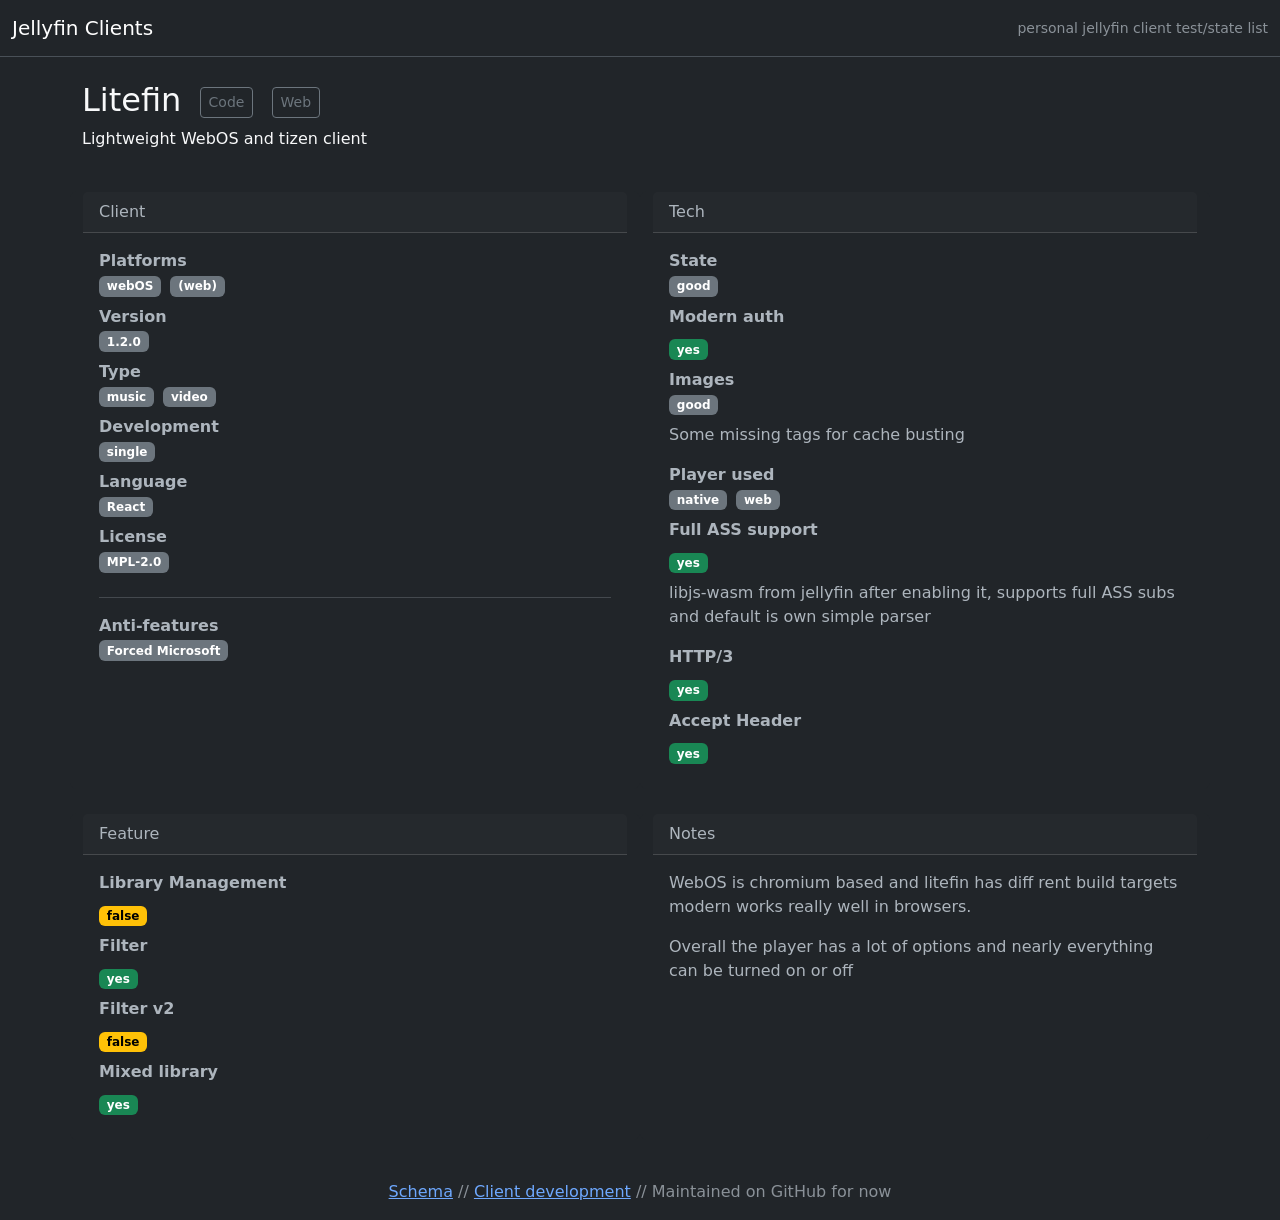
<file: clients/litefin/index.html>
<!doctype html>
<html lang="en" data-bs-theme="dark">
  <head>
    <meta charset="utf-8" />
    <meta name="viewport" content="width=device-width,initial-scale=1" />
    <title>Litefin - Jellyfin Clients</title>
    <link rel="stylesheet" href="https://jfhacks.github.io/assets/datatables/datatables.min.css">
    <link rel="stylesheet" href="https://jfhacks.github.io/assets/main.css">
  </head>
  <body class="bg-dark text-light">
    <nav class="navbar navbar-dark bg-dark border-bottom">
      <div class="container-fluid">
        <a class="navbar-brand" href="https://jfhacks.github.io">Jellyfin Clients</a>
        <span class="text-muted small">personal jellyfin client test/state list</span>
      </div>
    </nav>

    <main class="container-fluid py-4">
      

<!-- prettier-ignore -->

<div class="container-md">
    <h2>Litefin
        
        <a class="btn btn-outline-secondary btn-sm ms-2" href="https:&#x2F;&#x2F;github.com&#x2F;MoazSalem&#x2F;litefin">Code</a>
         
        <a class="btn btn-outline-secondary btn-sm ms-2" href="">Web</a>
        
    </h2>

    
        <p>Lightweight WebOS and tizen client</p>

    

     
    <div class="row row-cols-1 row-cols-md-2 g-4 mt-1">
        <div class="card border-dark mb-3 col-sm-6 mb-3 mb-sm-0">
            <div class="card-header">Client</div>
            <div class="card-body">
                   
                <dt>Platforms</dt>
                  
                <dd class="badge bg-secondary me-1">webOS</dd>
                
                <dd class="badge bg-secondary me-1">(web)</dd>
                       
                <dt>Version</dt>
                  
                <dd class="badge bg-secondary me-1">1.2.0</dd>
                       
                <dt>Type</dt>
                  
                <dd class="badge bg-secondary me-1">music</dd>
                
                <dd class="badge bg-secondary me-1">video</dd>
                       
                <dt>Development</dt>
                  
                <dd class="badge bg-secondary me-1">single</dd>
                       
                <dt>Language</dt>
                  
                <dd class="badge bg-secondary me-1">React</dd>
                       
                <dt>License</dt>
                  
                <dd class="badge bg-secondary me-1">MPL-2.0</dd>
                                              
                <hr>
                                                 
                <dt>Anti-features</dt>
                  
                <dd class="badge bg-secondary me-1">Forced Microsoft</dd>
                          
            </div>
        </div>
        <div class="card border-dark mb-3 col-sm-6 mb-3 mb-sm-0">
            <div class="card-header">Tech</div>
            <div class="card-body">
                               
                <dt>State</dt>
                  
                <dd class="badge bg-secondary me-1">good</dd>
                       
                <dt>Modern auth</dt>
                 
                <dd><dd class="badge bg-success me-1">yes</dd></dd>
                      
                <dt>Images</dt>
                  
                <dd class="badge bg-secondary me-1">good</dd>
                   
                <blockquote>Some missing tags for cache busting</blockquote>
                            
                <dt>Player used</dt>
                  
                <dd class="badge bg-secondary me-1">native</dd>
                
                <dd class="badge bg-secondary me-1">web</dd>
                       
                <dt>Full ASS support</dt>
                 
                <dd><dd class="badge bg-success me-1">yes</dd></dd>
                  
                <blockquote>libjs-wasm from jellyfin after enabling it, supports full ASS subs and default is own simple parser</blockquote>
                      
                <dt>HTTP&#x2F;3</dt>
                 
                <dd><dd class="badge bg-success me-1">yes</dd></dd>
                      
                <dt>Accept Header</dt>
                 
                <dd><dd class="badge bg-success me-1">yes</dd></dd>
                     
            </div>
        </div>
        <div class="card border-dark mb-3 col-sm-6 mb-3 mb-sm-0">
            <div class="card-header">Feature</div>
            <div class="card-body">
                                     
                <dt>Library Management</dt>
                 
                <dd><dd class="badge text-bg-warning me-1">false</dd></dd>
                      
                <dt>Filter</dt>
                 
                <dd><dd class="badge bg-success me-1">yes</dd></dd>
                      
                <dt>Filter v2</dt>
                 
                <dd><dd class="badge text-bg-warning me-1">false</dd></dd>
                      
                <dt>Mixed library</dt>
                 
                <dd><dd class="badge bg-success me-1">yes</dd></dd>
                               
            </div>
        </div>
        <div class="card border-dark mb-3 col-sm-6 mb-3 mb-sm-0">
            <div class="card-header">Notes</div>
            <div class="card-body"><p>WebOS is chromium based and litefin has diff rent build targets modern works really well in browsers.</p>
<p>Overall the player has a lot of options and nearly everything can be turned on or off</p>

            </div>
        </div>
    </div>
</div>

    </main>

    <footer class="text-center text-muted py-3">
        <a href="https://jfhacks.github.io/schema">Schema</a> //
        <a href="https://jfhacks.github.io/client-development">Client development</a> //
        Maintained on GitHub for now
    </footer>
  </body>
</html>
</file>
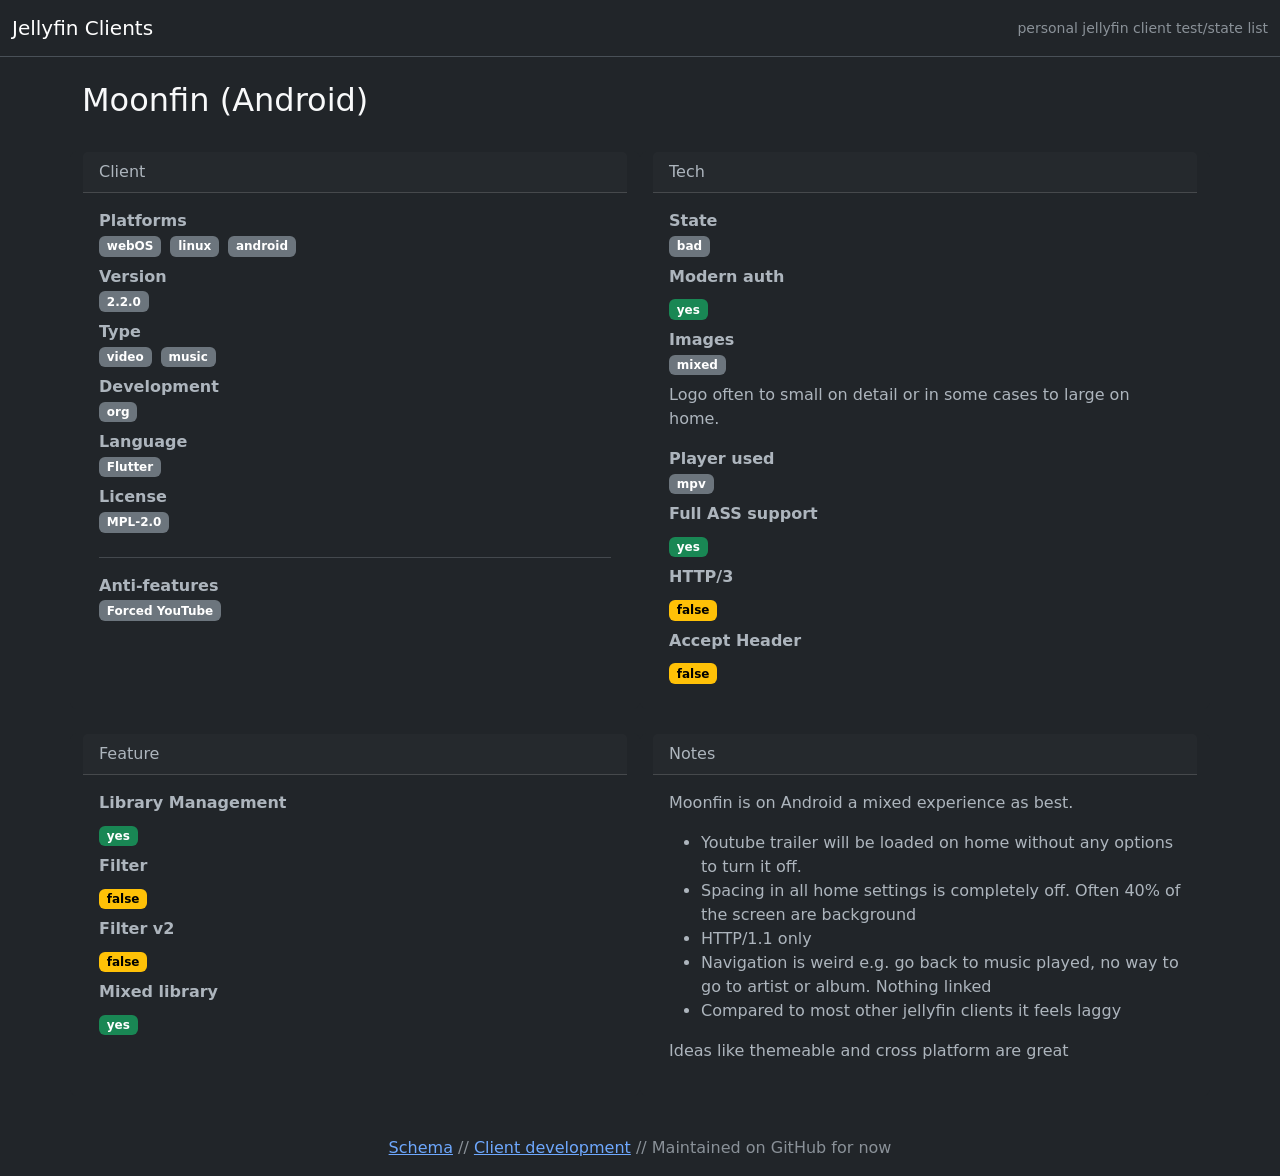
<file: clients/moonfin/index.html>
<!doctype html>
<html lang="en" data-bs-theme="dark">
  <head>
    <meta charset="utf-8" />
    <meta name="viewport" content="width=device-width,initial-scale=1" />
    <title>Moonfin (Android) - Jellyfin Clients</title>
    <link rel="stylesheet" href="https://jfhacks.github.io/assets/datatables/datatables.min.css">
    <link rel="stylesheet" href="https://jfhacks.github.io/assets/main.css">
  </head>
  <body class="bg-dark text-light">
    <nav class="navbar navbar-dark bg-dark border-bottom">
      <div class="container-fluid">
        <a class="navbar-brand" href="https://jfhacks.github.io">Jellyfin Clients</a>
        <span class="text-muted small">personal jellyfin client test/state list</span>
      </div>
    </nav>

    <main class="container-fluid py-4">
      

<!-- prettier-ignore -->

<div class="container-md">
    <h2>Moonfin (Android)
         
    </h2>

    

     
    <div class="row row-cols-1 row-cols-md-2 g-4 mt-1">
        <div class="card border-dark mb-3 col-sm-6 mb-3 mb-sm-0">
            <div class="card-header">Client</div>
            <div class="card-body">
                   
                <dt>Platforms</dt>
                  
                <dd class="badge bg-secondary me-1">webOS</dd>
                
                <dd class="badge bg-secondary me-1">linux</dd>
                
                <dd class="badge bg-secondary me-1">android</dd>
                       
                <dt>Version</dt>
                  
                <dd class="badge bg-secondary me-1">2.2.0</dd>
                       
                <dt>Type</dt>
                  
                <dd class="badge bg-secondary me-1">video</dd>
                
                <dd class="badge bg-secondary me-1">music</dd>
                       
                <dt>Development</dt>
                  
                <dd class="badge bg-secondary me-1">org</dd>
                       
                <dt>Language</dt>
                  
                <dd class="badge bg-secondary me-1">Flutter</dd>
                       
                <dt>License</dt>
                  
                <dd class="badge bg-secondary me-1">MPL-2.0</dd>
                                              
                <hr>
                                                 
                <dt>Anti-features</dt>
                  
                <dd class="badge bg-secondary me-1">Forced YouTube</dd>
                          
            </div>
        </div>
        <div class="card border-dark mb-3 col-sm-6 mb-3 mb-sm-0">
            <div class="card-header">Tech</div>
            <div class="card-body">
                               
                <dt>State</dt>
                  
                <dd class="badge bg-secondary me-1">bad</dd>
                       
                <dt>Modern auth</dt>
                 
                <dd><dd class="badge bg-success me-1">yes</dd></dd>
                      
                <dt>Images</dt>
                  
                <dd class="badge bg-secondary me-1">mixed</dd>
                   
                <blockquote>Logo often to small on detail or in some cases to large on home.</blockquote>
                            
                <dt>Player used</dt>
                  
                <dd class="badge bg-secondary me-1">mpv</dd>
                       
                <dt>Full ASS support</dt>
                 
                <dd><dd class="badge bg-success me-1">yes</dd></dd>
                        
                <dt>HTTP&#x2F;3</dt>
                 
                <dd><dd class="badge text-bg-warning me-1">false</dd></dd>
                      
                <dt>Accept Header</dt>
                 
                <dd><dd class="badge text-bg-warning me-1">false</dd></dd>
                     
            </div>
        </div>
        <div class="card border-dark mb-3 col-sm-6 mb-3 mb-sm-0">
            <div class="card-header">Feature</div>
            <div class="card-body">
                                     
                <dt>Library Management</dt>
                 
                <dd><dd class="badge bg-success me-1">yes</dd></dd>
                      
                <dt>Filter</dt>
                 
                <dd><dd class="badge text-bg-warning me-1">false</dd></dd>
                      
                <dt>Filter v2</dt>
                 
                <dd><dd class="badge text-bg-warning me-1">false</dd></dd>
                      
                <dt>Mixed library</dt>
                 
                <dd><dd class="badge bg-success me-1">yes</dd></dd>
                               
            </div>
        </div>
        <div class="card border-dark mb-3 col-sm-6 mb-3 mb-sm-0">
            <div class="card-header">Notes</div>
            <div class="card-body"><p>Moonfin is on Android a mixed experience as best.</p>
<ul>
<li>Youtube trailer will be loaded on home without any options to turn it off.</li>
<li>Spacing in all home settings is completely off. Often 40% of the screen are background</li>
<li>HTTP/1.1 only</li>
<li>Navigation is weird e.g. go back to music played, no way to go to artist or album. Nothing linked</li>
<li>Compared to most other jellyfin clients it feels laggy</li>
</ul>
<p>Ideas like themeable and cross platform are great</p>

            </div>
        </div>
    </div>
</div>

    </main>

    <footer class="text-center text-muted py-3">
        <a href="https://jfhacks.github.io/schema">Schema</a> //
        <a href="https://jfhacks.github.io/client-development">Client development</a> //
        Maintained on GitHub for now
    </footer>
  </body>
</html>
</file>
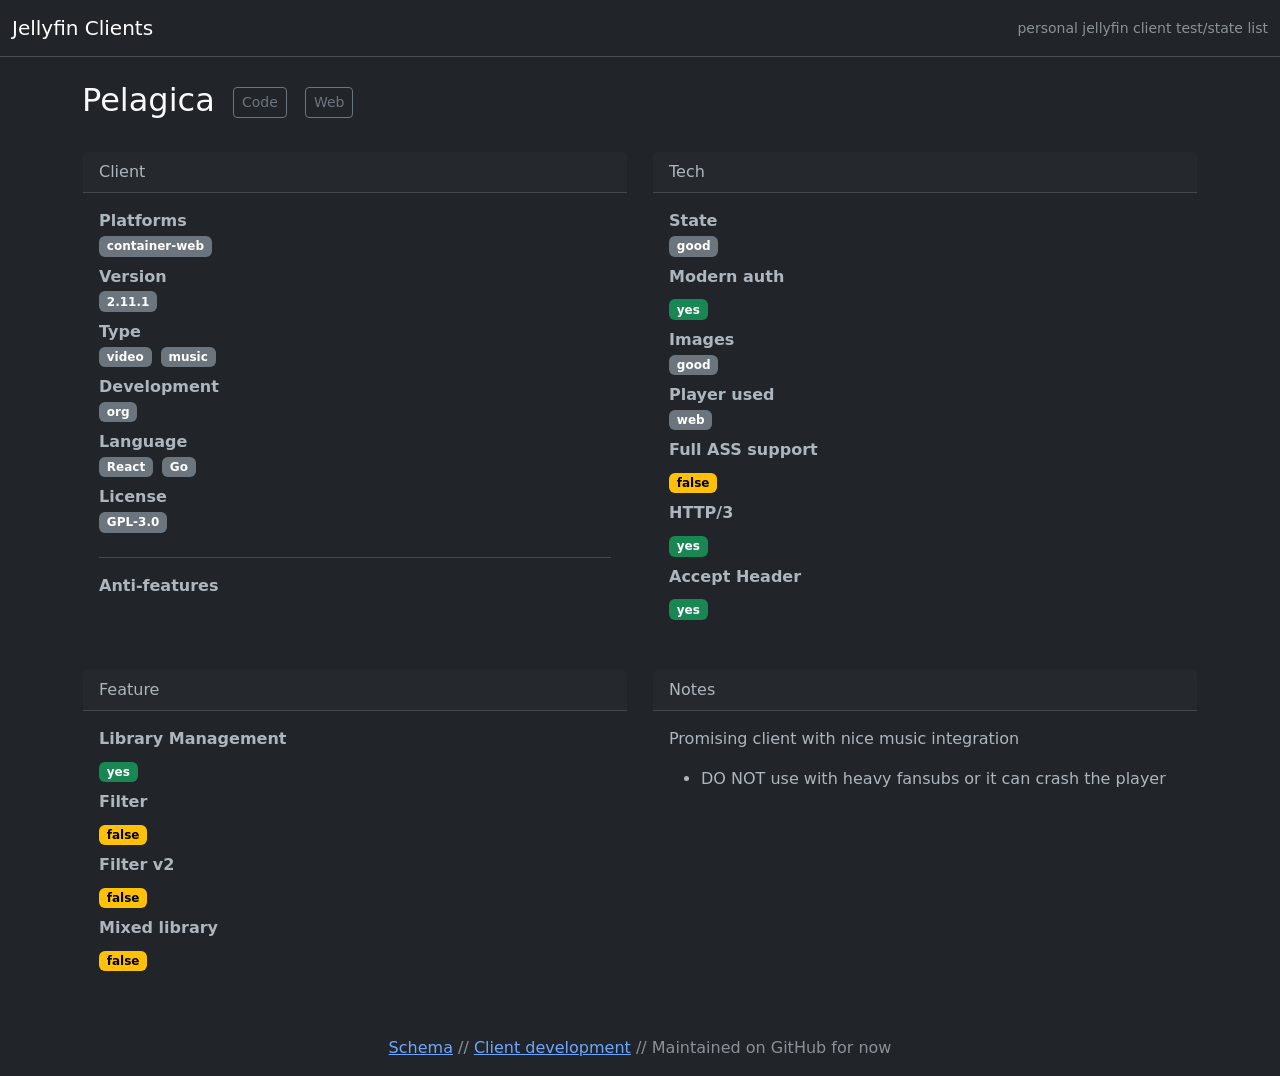
<file: clients/pelagica/index.html>
<!doctype html>
<html lang="en" data-bs-theme="dark">
  <head>
    <meta charset="utf-8" />
    <meta name="viewport" content="width=device-width,initial-scale=1" />
    <title>Pelagica - Jellyfin Clients</title>
    <link rel="stylesheet" href="https://jfhacks.github.io/assets/datatables/datatables.min.css">
    <link rel="stylesheet" href="https://jfhacks.github.io/assets/main.css">
  </head>
  <body class="bg-dark text-light">
    <nav class="navbar navbar-dark bg-dark border-bottom">
      <div class="container-fluid">
        <a class="navbar-brand" href="https://jfhacks.github.io">Jellyfin Clients</a>
        <span class="text-muted small">personal jellyfin client test/state list</span>
      </div>
    </nav>

    <main class="container-fluid py-4">
      

<!-- prettier-ignore -->

<div class="container-md">
    <h2>Pelagica
        
        <a class="btn btn-outline-secondary btn-sm ms-2" href="https:&#x2F;&#x2F;github.com&#x2F;PelagicaApp&#x2F;pelagica">Code</a>
         
        <a class="btn btn-outline-secondary btn-sm ms-2" href="https:&#x2F;&#x2F;pelagica.app">Web</a>
        
    </h2>

    

     
    <div class="row row-cols-1 row-cols-md-2 g-4 mt-1">
        <div class="card border-dark mb-3 col-sm-6 mb-3 mb-sm-0">
            <div class="card-header">Client</div>
            <div class="card-body">
                   
                <dt>Platforms</dt>
                  
                <dd class="badge bg-secondary me-1">container-web</dd>
                       
                <dt>Version</dt>
                  
                <dd class="badge bg-secondary me-1">2.11.1</dd>
                       
                <dt>Type</dt>
                  
                <dd class="badge bg-secondary me-1">video</dd>
                
                <dd class="badge bg-secondary me-1">music</dd>
                       
                <dt>Development</dt>
                  
                <dd class="badge bg-secondary me-1">org</dd>
                       
                <dt>Language</dt>
                  
                <dd class="badge bg-secondary me-1">React</dd>
                
                <dd class="badge bg-secondary me-1">Go</dd>
                       
                <dt>License</dt>
                  
                <dd class="badge bg-secondary me-1">GPL-3.0</dd>
                                              
                <hr>
                                                 
                <dt>Anti-features</dt>
                            
            </div>
        </div>
        <div class="card border-dark mb-3 col-sm-6 mb-3 mb-sm-0">
            <div class="card-header">Tech</div>
            <div class="card-body">
                               
                <dt>State</dt>
                  
                <dd class="badge bg-secondary me-1">good</dd>
                       
                <dt>Modern auth</dt>
                 
                <dd><dd class="badge bg-success me-1">yes</dd></dd>
                      
                <dt>Images</dt>
                  
                <dd class="badge bg-secondary me-1">good</dd>
                               
                <dt>Player used</dt>
                  
                <dd class="badge bg-secondary me-1">web</dd>
                       
                <dt>Full ASS support</dt>
                 
                <dd><dd class="badge text-bg-warning me-1">false</dd></dd>
                        
                <dt>HTTP&#x2F;3</dt>
                 
                <dd><dd class="badge bg-success me-1">yes</dd></dd>
                      
                <dt>Accept Header</dt>
                 
                <dd><dd class="badge bg-success me-1">yes</dd></dd>
                     
            </div>
        </div>
        <div class="card border-dark mb-3 col-sm-6 mb-3 mb-sm-0">
            <div class="card-header">Feature</div>
            <div class="card-body">
                                     
                <dt>Library Management</dt>
                 
                <dd><dd class="badge bg-success me-1">yes</dd></dd>
                      
                <dt>Filter</dt>
                 
                <dd><dd class="badge text-bg-warning me-1">false</dd></dd>
                      
                <dt>Filter v2</dt>
                 
                <dd><dd class="badge text-bg-warning me-1">false</dd></dd>
                      
                <dt>Mixed library</dt>
                 
                <dd><dd class="badge text-bg-warning me-1">false</dd></dd>
                               
            </div>
        </div>
        <div class="card border-dark mb-3 col-sm-6 mb-3 mb-sm-0">
            <div class="card-header">Notes</div>
            <div class="card-body"><p>Promising client with nice music integration</p>
<ul>
<li>DO NOT use with heavy fansubs or it can crash the player</li>
</ul>

            </div>
        </div>
    </div>
</div>

    </main>

    <footer class="text-center text-muted py-3">
        <a href="https://jfhacks.github.io/schema">Schema</a> //
        <a href="https://jfhacks.github.io/client-development">Client development</a> //
        Maintained on GitHub for now
    </footer>
  </body>
</html>
</file>
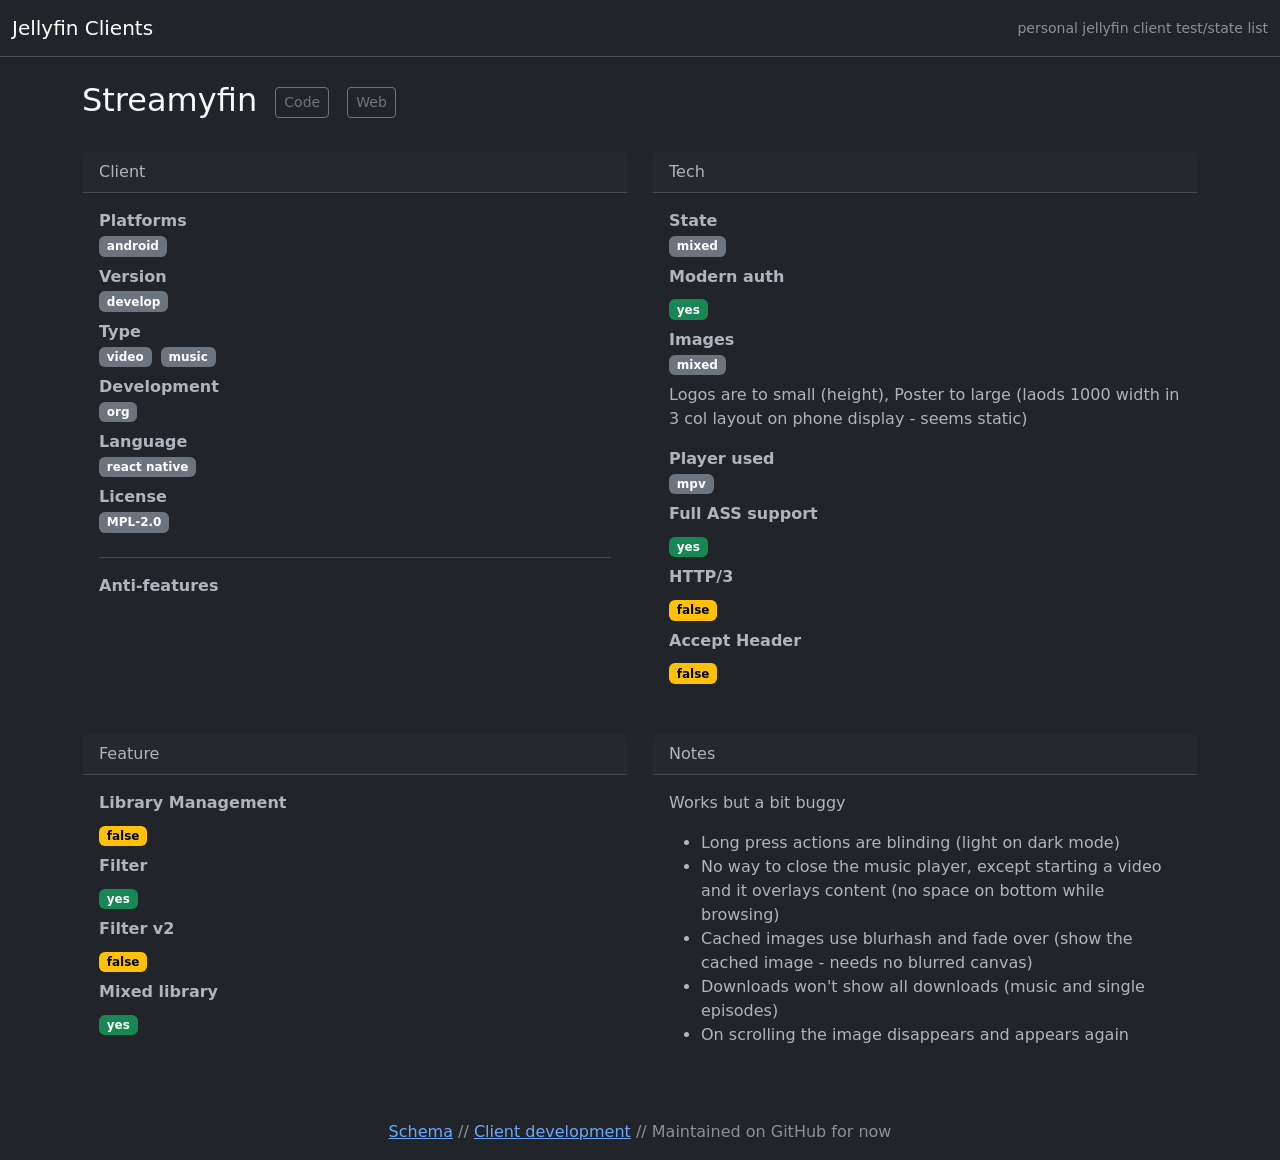
<file: clients/streamyfin/index.html>
<!doctype html>
<html lang="en" data-bs-theme="dark">
  <head>
    <meta charset="utf-8" />
    <meta name="viewport" content="width=device-width,initial-scale=1" />
    <title>Streamyfin - Jellyfin Clients</title>
    <link rel="stylesheet" href="https://jfhacks.github.io/assets/datatables/datatables.min.css">
    <link rel="stylesheet" href="https://jfhacks.github.io/assets/main.css">
  </head>
  <body class="bg-dark text-light">
    <nav class="navbar navbar-dark bg-dark border-bottom">
      <div class="container-fluid">
        <a class="navbar-brand" href="https://jfhacks.github.io">Jellyfin Clients</a>
        <span class="text-muted small">personal jellyfin client test/state list</span>
      </div>
    </nav>

    <main class="container-fluid py-4">
      

<!-- prettier-ignore -->

<div class="container-md">
    <h2>Streamyfin
        
        <a class="btn btn-outline-secondary btn-sm ms-2" href="https:&#x2F;&#x2F;github.com&#x2F;streamyfin&#x2F;streamyfin">Code</a>
         
        <a class="btn btn-outline-secondary btn-sm ms-2" href="https:&#x2F;&#x2F;streamyfin.app">Web</a>
        
    </h2>

    
        
    

     
    <div class="row row-cols-1 row-cols-md-2 g-4 mt-1">
        <div class="card border-dark mb-3 col-sm-6 mb-3 mb-sm-0">
            <div class="card-header">Client</div>
            <div class="card-body">
                   
                <dt>Platforms</dt>
                  
                <dd class="badge bg-secondary me-1">android</dd>
                       
                <dt>Version</dt>
                  
                <dd class="badge bg-secondary me-1">develop</dd>
                       
                <dt>Type</dt>
                  
                <dd class="badge bg-secondary me-1">video</dd>
                
                <dd class="badge bg-secondary me-1">music</dd>
                       
                <dt>Development</dt>
                  
                <dd class="badge bg-secondary me-1">org</dd>
                       
                <dt>Language</dt>
                  
                <dd class="badge bg-secondary me-1">react native</dd>
                       
                <dt>License</dt>
                  
                <dd class="badge bg-secondary me-1">MPL-2.0</dd>
                                              
                <hr>
                                                 
                <dt>Anti-features</dt>
                            
            </div>
        </div>
        <div class="card border-dark mb-3 col-sm-6 mb-3 mb-sm-0">
            <div class="card-header">Tech</div>
            <div class="card-body">
                               
                <dt>State</dt>
                  
                <dd class="badge bg-secondary me-1">mixed</dd>
                       
                <dt>Modern auth</dt>
                 
                <dd><dd class="badge bg-success me-1">yes</dd></dd>
                      
                <dt>Images</dt>
                  
                <dd class="badge bg-secondary me-1">mixed</dd>
                   
                <blockquote>Logos are to small (height), Poster to large (laods 1000 width in 3 col layout on phone display - seems static)</blockquote>
                            
                <dt>Player used</dt>
                  
                <dd class="badge bg-secondary me-1">mpv</dd>
                       
                <dt>Full ASS support</dt>
                 
                <dd><dd class="badge bg-success me-1">yes</dd></dd>
                        
                <dt>HTTP&#x2F;3</dt>
                 
                <dd><dd class="badge text-bg-warning me-1">false</dd></dd>
                      
                <dt>Accept Header</dt>
                 
                <dd><dd class="badge text-bg-warning me-1">false</dd></dd>
                     
            </div>
        </div>
        <div class="card border-dark mb-3 col-sm-6 mb-3 mb-sm-0">
            <div class="card-header">Feature</div>
            <div class="card-body">
                                     
                <dt>Library Management</dt>
                 
                <dd><dd class="badge text-bg-warning me-1">false</dd></dd>
                      
                <dt>Filter</dt>
                 
                <dd><dd class="badge bg-success me-1">yes</dd></dd>
                      
                <dt>Filter v2</dt>
                 
                <dd><dd class="badge text-bg-warning me-1">false</dd></dd>
                      
                <dt>Mixed library</dt>
                 
                <dd><dd class="badge bg-success me-1">yes</dd></dd>
                               
            </div>
        </div>
        <div class="card border-dark mb-3 col-sm-6 mb-3 mb-sm-0">
            <div class="card-header">Notes</div>
            <div class="card-body"><p>Works but a bit buggy</p>
<ul>
<li>Long press actions are blinding (light on dark mode)</li>
<li>No way to close the music player, except starting a video and it overlays content (no space on bottom while browsing)</li>
<li>Cached images use blurhash and fade over (show the cached image - needs no blurred canvas)</li>
<li>Downloads won't show all downloads (music and single episodes)</li>
<li>On scrolling the image disappears and appears again</li>
</ul>

            </div>
        </div>
    </div>
</div>

    </main>

    <footer class="text-center text-muted py-3">
        <a href="https://jfhacks.github.io/schema">Schema</a> //
        <a href="https://jfhacks.github.io/client-development">Client development</a> //
        Maintained on GitHub for now
    </footer>
  </body>
</html>
</file>
